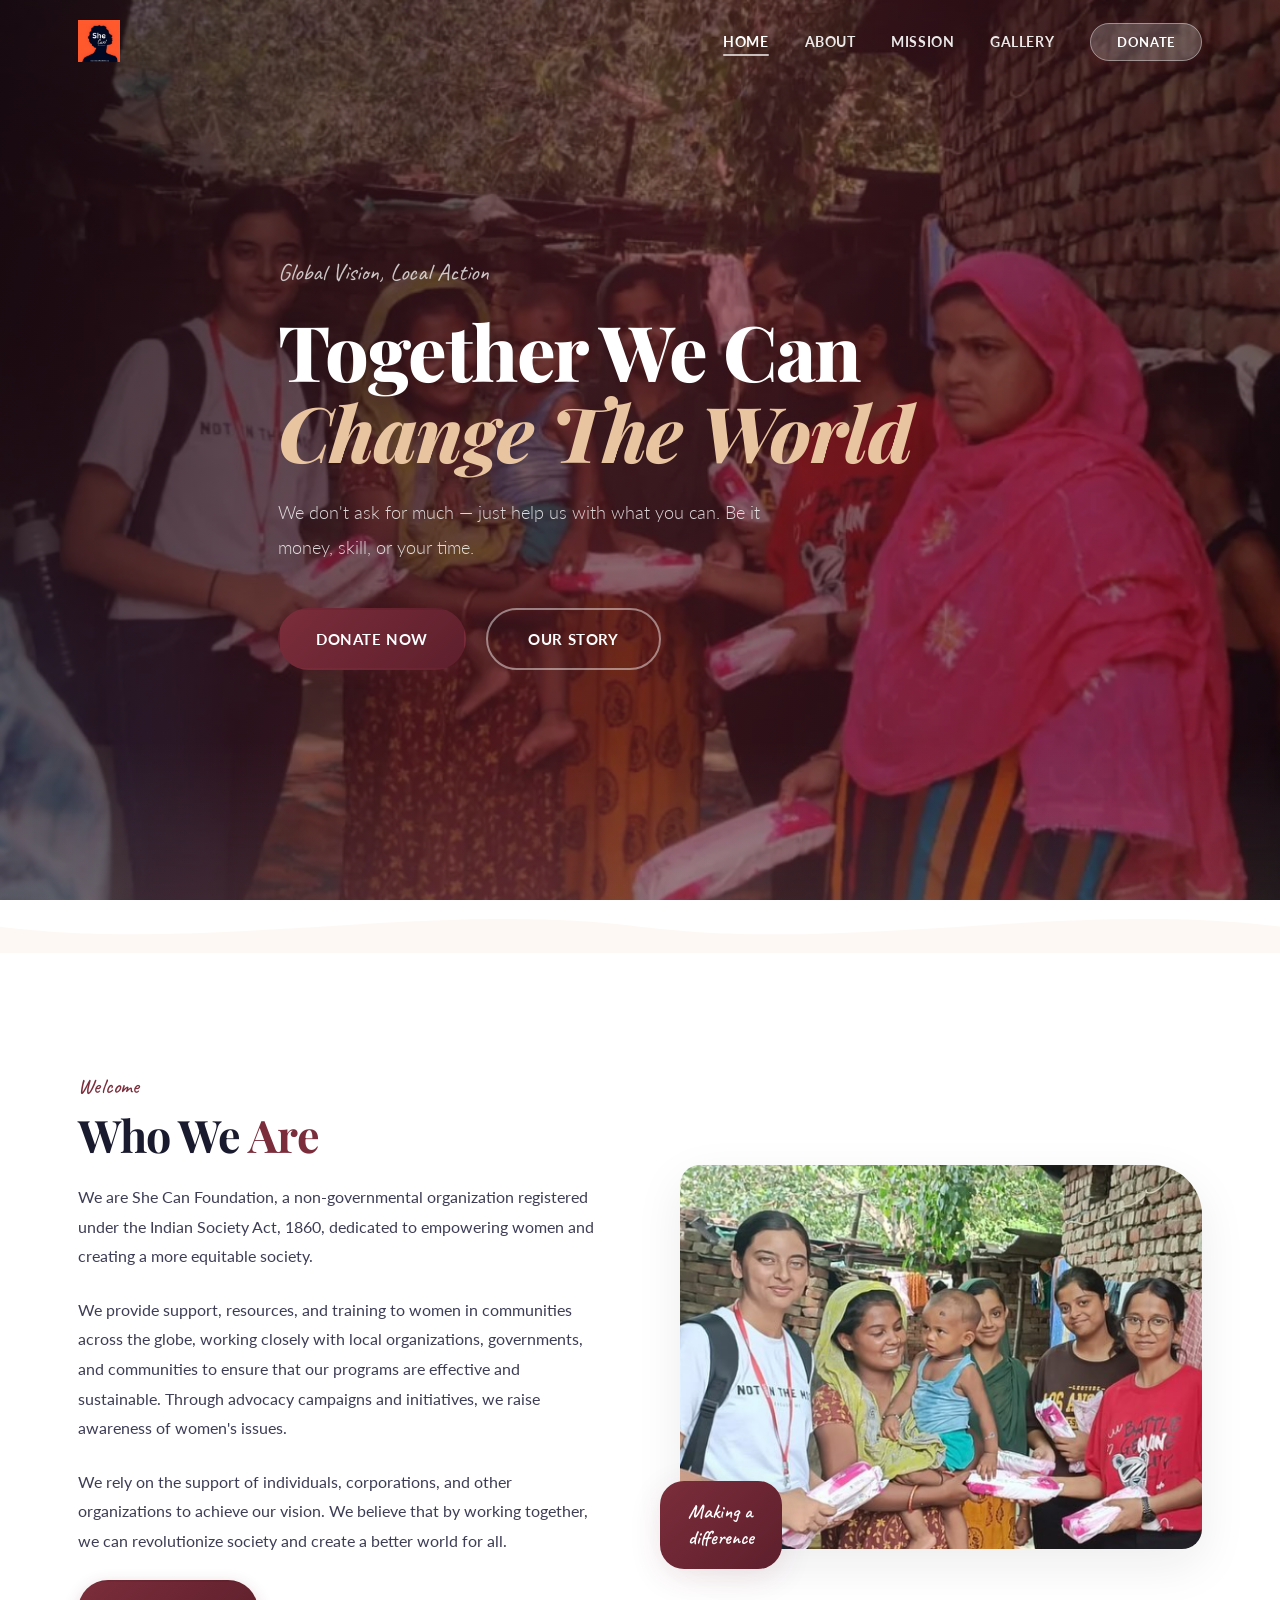
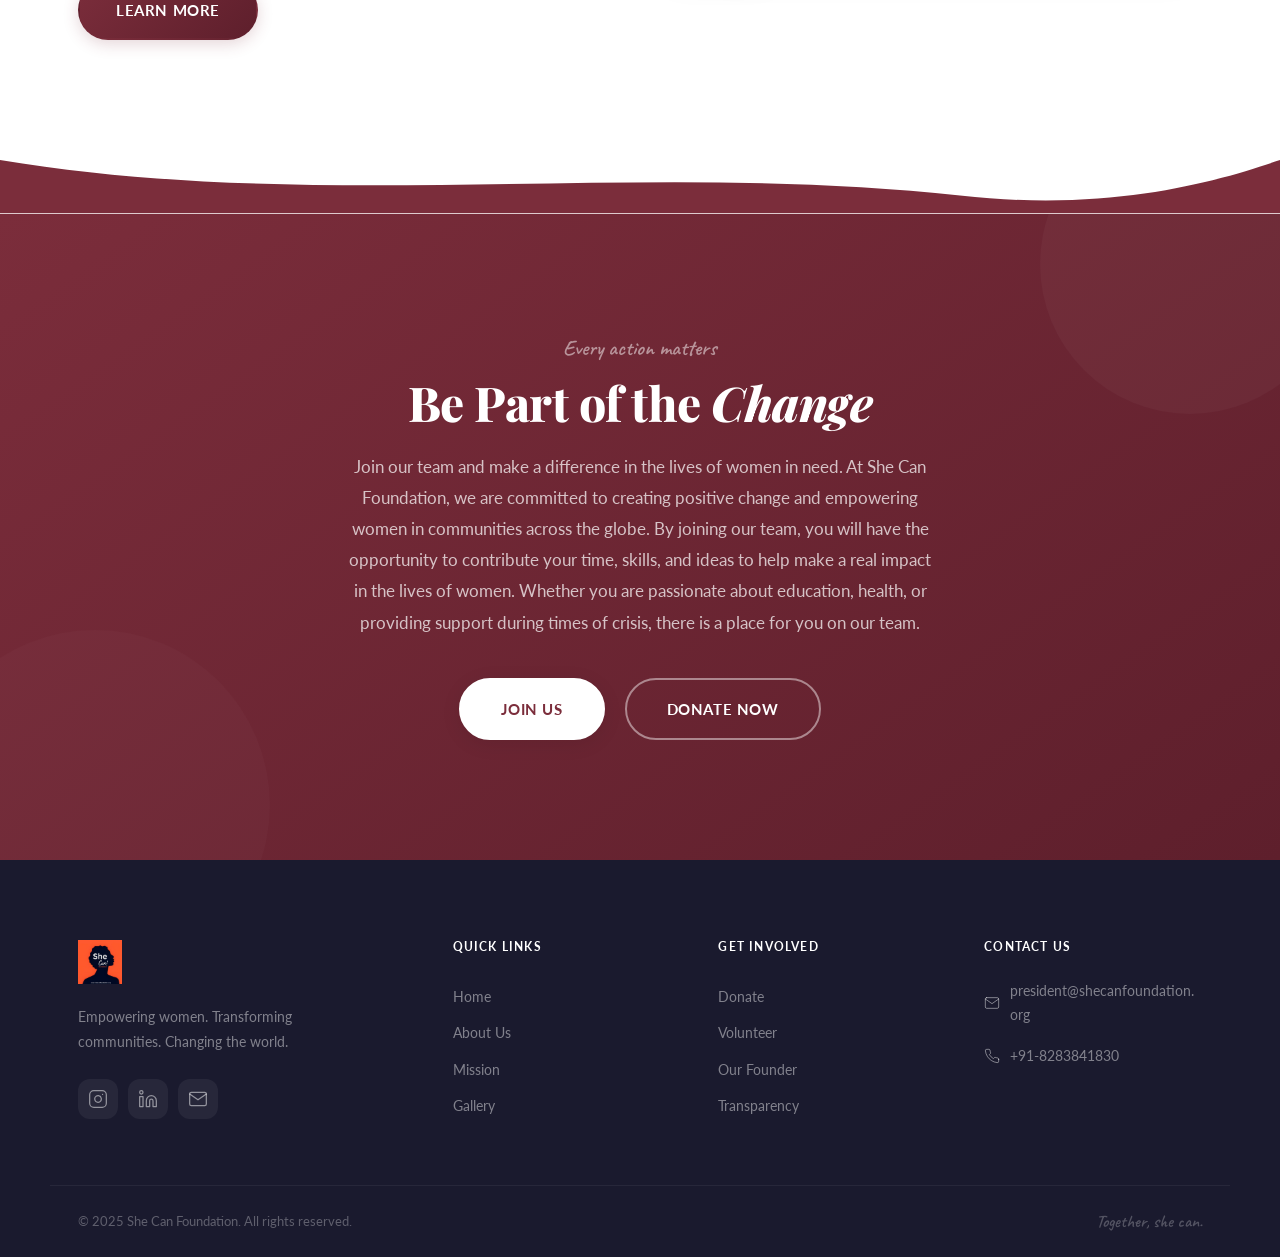
<file: index.html>
<!DOCTYPE html>
<html lang="en">
<head>
    <meta charset="UTF-8">
    <meta name="viewport" content="width=device-width, initial-scale=1.0">
    <meta name="description" content="She Can Foundation — Empowering women and girls across India with education, sanitary pads, dignity kits, and awareness workshops. Together we can change the world.">
    <meta name="keywords" content="She Can Foundation, NGO, women empowerment, girls education, sanitary pads, India, charity, donate">
    <meta name="author" content="She Can Foundation">
    <title>She Can Foundation — Together We Can Change The World</title>

    <!-- Google Fonts -->
    <link rel="preconnect" href="https://fonts.googleapis.com">
    <link rel="preconnect" href="https://fonts.gstatic.com" crossorigin>
    <link href="https://fonts.googleapis.com/css2?family=Caveat:wght@400;500;600;700&family=Lato:ital,wght@0,300;0,400;0,700;0,900;1,300;1,400;1,700&family=Playfair+Display:ital,wght@0,400;0,500;0,600;0,700;0,800;1,400;1,600&display=swap" rel="stylesheet">

    <!-- Favicon -->
    <link rel="icon" type="image/png" href="images/logo.png">

    <!-- Stylesheet -->
    <link rel="stylesheet" href="css/styles.css">
</head>
<body data-page="home">

    <!-- ═══════════════════════════════════════════ -->
    <!-- NAVBAR                                      -->
    <!-- ═══════════════════════════════════════════ -->
    <nav id="navbar" class="navbar hero-transparent" aria-label="Main navigation">
        <div class="container nav-container">
            <a href="index.html" class="nav-logo" aria-label="She Can Foundation Home">
                <img src="images/logo.png" alt="She Can Foundation Logo" class="logo-img">
            </a>
            <ul class="nav-links" id="navLinks">
                <li><a href="index.html" class="nav-link active" id="nav-home">Home</a></li>
                <li><a href="about.html" class="nav-link" id="nav-about">About</a></li>
                <li><a href="mission.html" class="nav-link" id="nav-mission">Mission</a></li>
                <li><a href="gallery.html" class="nav-link" id="nav-gallery">Gallery</a></li>
                <li><a href="donate.html" class="nav-link btn-nav-donate" id="nav-donate">Donate</a></li>
            </ul>
            <button class="hamburger" id="hamburger" aria-label="Toggle navigation menu" aria-expanded="false">
                <span class="hamburger-line"></span>
                <span class="hamburger-line"></span>
                <span class="hamburger-line"></span>
            </button>
        </div>
    </nav>


    <!-- ═══════════════════════════════════════════ -->
    <!-- HERO — Full image background                -->
    <!-- ═══════════════════════════════════════════ -->
    <section id="hero" class="hero-section">
        <div class="container hero-container">
            <div class="hero-content fade-in">
                <p class="hero-tagline">Global Vision, Local Action</p>
                <h1 class="hero-heading">
                    Together We Can
                    <span class="hero-highlight">Change The World</span>
                </h1>
                <p class="hero-description">
                    We don't ask for much — just help us with what you can. Be it money, skill, or your time.
                </p>
                <div class="hero-buttons">
                    <a href="donate.html" class="btn btn-primary">Donate Now</a>
                    <a href="about.html" class="btn btn-white-outline">Our Story</a>
                </div>
            </div>
        </div>
    </section>


    <!-- Section Wave Breaker -->
    <div class="section-wave" aria-hidden="true">
        <svg viewBox="0 0 1440 60" xmlns="http://www.w3.org/2000/svg" preserveAspectRatio="none">
            <path d="M0,30 C240,60 480,0 720,30 C960,60 1200,0 1440,30 L1440,60 L0,60 Z" fill="#FDF8F3"/>
        </svg>
    </div>

    <!-- ═══════════════════════════════════════════ -->
    <!-- WHO WE ARE — Org description               -->
    <!-- ═══════════════════════════════════════════ -->
    <section id="about-intro" class="about-section">
        <div class="container about-container">
            <div class="about-content fade-in">
                <p class="section-label handwritten">Welcome</p>
                <h2 class="section-heading">Who We <span class="text-burgundy">Are</span></h2>
                <p class="about-text">
                    We are She Can Foundation, a non-governmental organization registered under the Indian Society Act, 1860, dedicated to empowering women and creating a more equitable society.
                </p>
                <p class="about-text">
                    We provide support, resources, and training to women in communities across the globe, working closely with local organizations, governments, and communities to ensure that our programs are effective and sustainable. Through advocacy campaigns and initiatives, we raise awareness of women's issues.
                </p>
                <p class="about-text">
                    We rely on the support of individuals, corporations, and other organizations to achieve our vision. We believe that by working together, we can revolutionize society and create a better world for all.
                </p>
                <div class="hero-buttons" style="margin-top: 1.5rem;">
                    <a href="about.html" class="btn btn-primary">Learn More</a>
                </div>
            </div>
            <div class="about-image-wrapper slide-up">
                <img src="images/impact.png" alt="She Can Foundation team working with community women" class="about-image">
                <div class="about-image-badge handwritten">
                    Making a<br>difference
                </div>
            </div>
        </div>
    </section>


    <!-- Section Wave Breaker -->
    <div class="section-wave" aria-hidden="true">
        <svg viewBox="0 0 1440 60" xmlns="http://www.w3.org/2000/svg" preserveAspectRatio="none">
            <path d="M0,0 C360,60 720,0 1080,40 C1260,60 1380,20 1440,0 L1440,60 L0,60 Z" fill="#7B2D3B"/>
        </svg>
    </div>

    <!-- ═══════════════════════════════════════════ -->
    <!-- JOIN US CTA                                 -->
    <!-- ═══════════════════════════════════════════ -->
    <section id="cta" class="cta-section">
        <div class="container cta-container fade-in">
            <p class="cta-tagline handwritten">Every action matters</p>
            <h2 class="cta-heading">Be Part of the <span class="cta-highlight">Change</span></h2>
            <p class="cta-text">
                Join our team and make a difference in the lives of women in need. At She Can Foundation, we are committed to creating positive change and empowering women in communities across the globe. By joining our team, you will have the opportunity to contribute your time, skills, and ideas to help make a real impact in the lives of women. Whether you are passionate about education, health, or providing support during times of crisis, there is a place for you on our team.
            </p>
            <div class="cta-buttons">
                <a href="mailto:president@shecanfoundation.org?subject=I%20want%20to%20volunteer" class="btn btn-white">Join Us</a>
                <a href="donate.html" class="btn btn-white-outline">Donate Now</a>
            </div>
        </div>
    </section>


    <!-- ═══════════════════════════════════════════ -->
    <!-- FOOTER                                      -->
    <!-- ═══════════════════════════════════════════ -->
    <footer id="footer" class="footer">
        <div class="container footer-container">
            <div class="footer-brand">
                <img src="images/logo.png" alt="She Can Foundation Logo" class="footer-logo">
                <p class="footer-tagline">Empowering women. Transforming communities. Changing the world.</p>
                <div class="footer-socials">
                    <a href="https://www.instagram.com/shecanfoundation.ngo/" target="_blank" rel="noopener noreferrer" aria-label="Follow us on Instagram" class="social-link">
                        <svg width="20" height="20" viewBox="0 0 24 24" fill="none" stroke="currentColor" stroke-width="1.5" stroke-linecap="round" stroke-linejoin="round">
                            <rect x="2" y="2" width="20" height="20" rx="5" ry="5"/><path d="M16 11.37A4 4 0 1 1 12.63 8 4 4 0 0 1 16 11.37z"/><line x1="17.5" y1="6.5" x2="17.51" y2="6.5"/>
                        </svg>
                    </a>
                    <a href="https://www.linkedin.com/company/shecanfoundation/posts/?feedView=all" target="_blank" rel="noopener noreferrer" aria-label="Follow us on LinkedIn" class="social-link">
                        <svg width="20" height="20" viewBox="0 0 24 24" fill="none" stroke="currentColor" stroke-width="1.5" stroke-linecap="round" stroke-linejoin="round">
                            <path d="M16 8a6 6 0 0 1 6 6v7h-4v-7a2 2 0 0 0-2-2 2 2 0 0 0-2 2v7h-4v-7a6 6 0 0 1 6-6z"/><rect x="2" y="9" width="4" height="12"/><circle cx="4" cy="4" r="2"/>
                        </svg>
                    </a>
                    <a href="mailto:president@shecanfoundation.org" aria-label="Email us" class="social-link">
                        <svg width="20" height="20" viewBox="0 0 24 24" fill="none" stroke="currentColor" stroke-width="1.5" stroke-linecap="round" stroke-linejoin="round">
                            <path d="M4 4h16c1.1 0 2 .9 2 2v12c0 1.1-.9 2-2 2H4c-1.1 0-2-.9-2-2V6c0-1.1.9-2 2-2z"/><polyline points="22,6 12,13 2,6"/>
                        </svg>
                    </a>
                </div>
            </div>
            <div class="footer-links-group">
                <h4 class="footer-heading">Quick Links</h4>
                <ul class="footer-links">
                    <li><a href="index.html">Home</a></li>
                    <li><a href="about.html">About Us</a></li>
                    <li><a href="mission.html">Mission</a></li>
                    <li><a href="gallery.html">Gallery</a></li>
                </ul>
            </div>
            <div class="footer-links-group">
                <h4 class="footer-heading">Get Involved</h4>
                <ul class="footer-links">
                    <li><a href="donate.html">Donate</a></li>
                    <li><a href="mailto:president@shecanfoundation.org?subject=I%20want%20to%20volunteer">Volunteer</a></li>
                    <li><a href="about.html#founder">Our Founder</a></li>
                    <li><a href="about.html#transparency">Transparency</a></li>
                </ul>
            </div>
            <div class="footer-contact">
                <h4 class="footer-heading">Contact Us</h4>
                <div class="footer-contact-item">
                    <svg width="16" height="16" viewBox="0 0 24 24" fill="none" stroke="currentColor" stroke-width="1.5" stroke-linecap="round" stroke-linejoin="round">
                        <path d="M4 4h16c1.1 0 2 .9 2 2v12c0 1.1-.9 2-2 2H4c-1.1 0-2-.9-2-2V6c0-1.1.9-2 2-2z"/><polyline points="22,6 12,13 2,6"/>
                    </svg>
                    <a href="mailto:president@shecanfoundation.org">president@shecanfoundation.org</a>
                </div>
                <div class="footer-contact-item">
                    <svg width="16" height="16" viewBox="0 0 24 24" fill="none" stroke="currentColor" stroke-width="1.5" stroke-linecap="round" stroke-linejoin="round">
                        <path d="M22 16.92v3a2 2 0 0 1-2.18 2 19.79 19.79 0 0 1-8.63-3.07 19.5 19.5 0 0 1-6-6 19.79 19.79 0 0 1-3.07-8.67A2 2 0 0 1 4.11 2h3a2 2 0 0 1 2 1.72 12.84 12.84 0 0 0 .7 2.81 2 2 0 0 1-.45 2.11L8.09 9.91a16 16 0 0 0 6 6l1.27-1.27a2 2 0 0 1 2.11-.45 12.84 12.84 0 0 0 2.81.7A2 2 0 0 1 22 16.92z"/>
                    </svg>
                    <a href="tel:+918283841830">+91-8283841830</a>
                </div>
            </div>
        </div>
        <div class="footer-bottom">
            <div class="container footer-bottom-content">
                <p>&copy; 2025 She Can Foundation. All rights reserved.</p>
                <p class="handwritten footer-bottom-tagline">Together, she can.</p>
            </div>
        </div>
    </footer>

    <script src="js/main.js"></script>
</body>
</html>
</file>
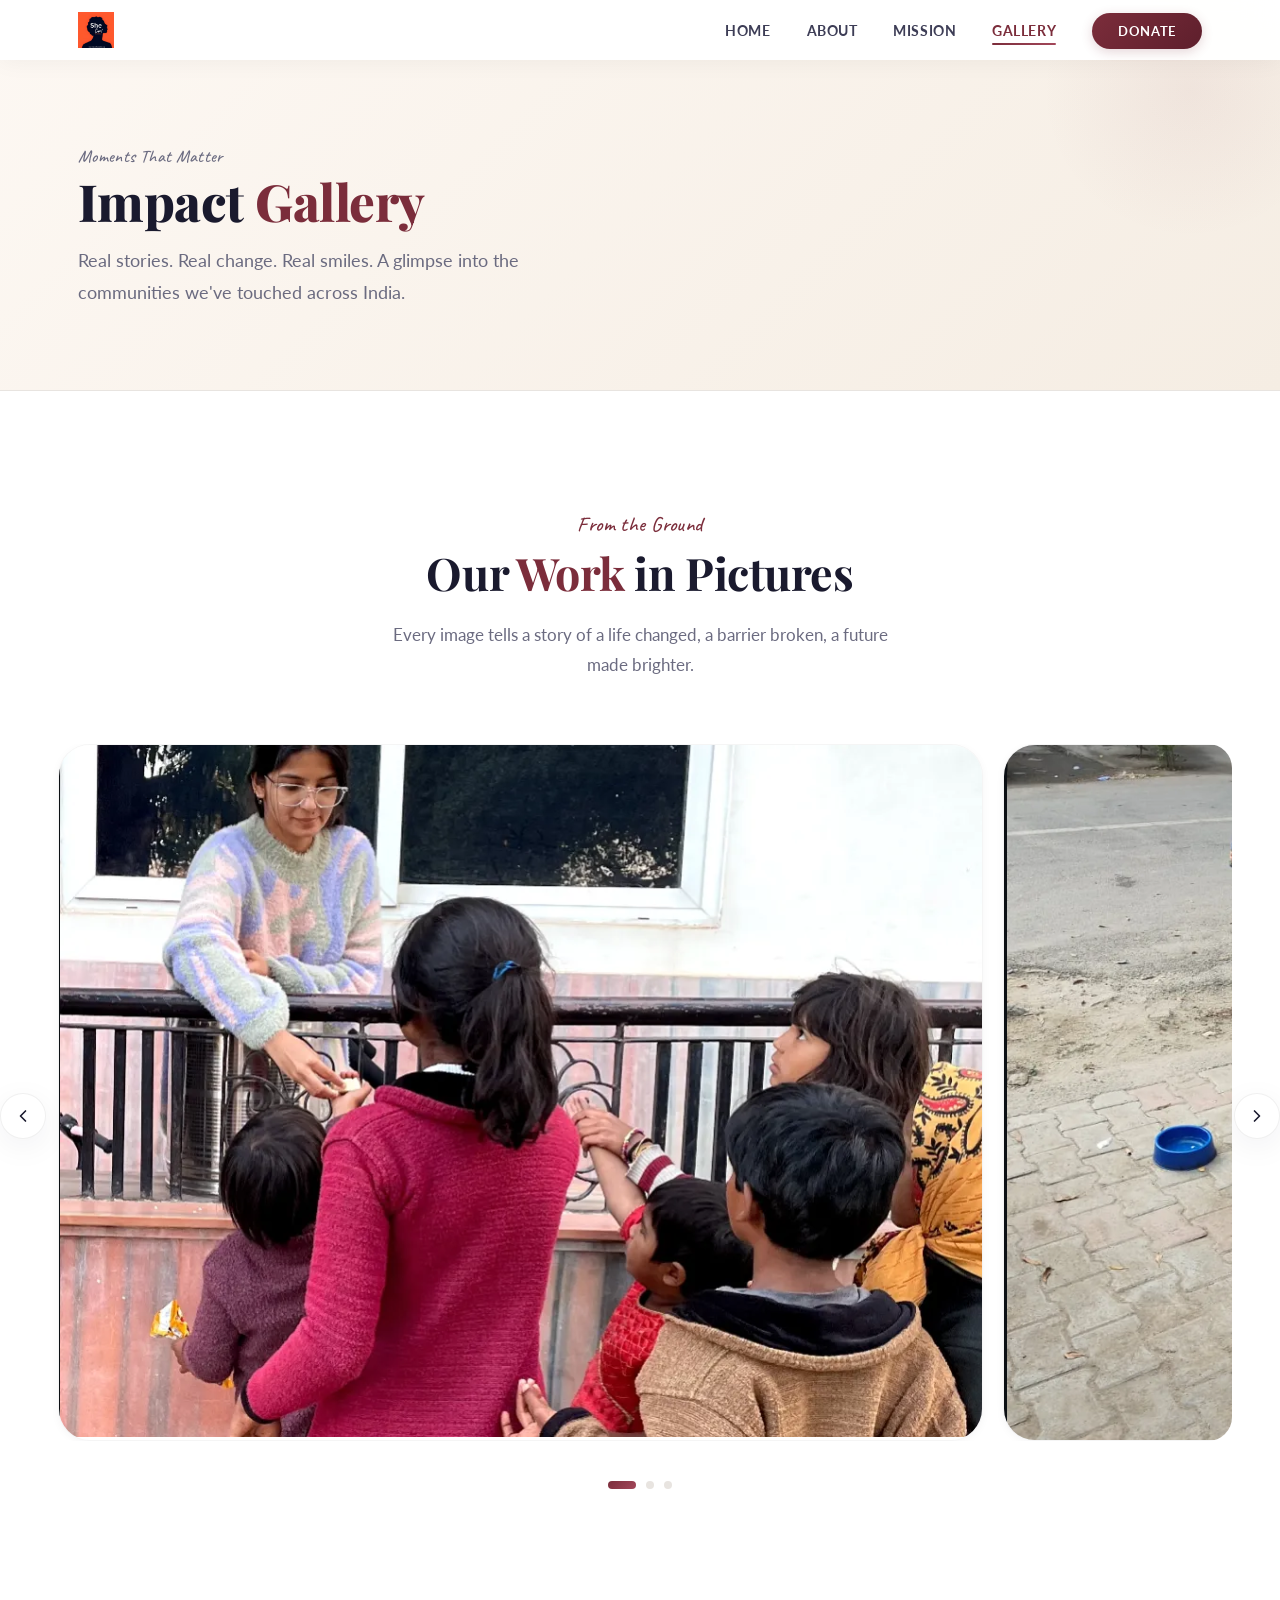
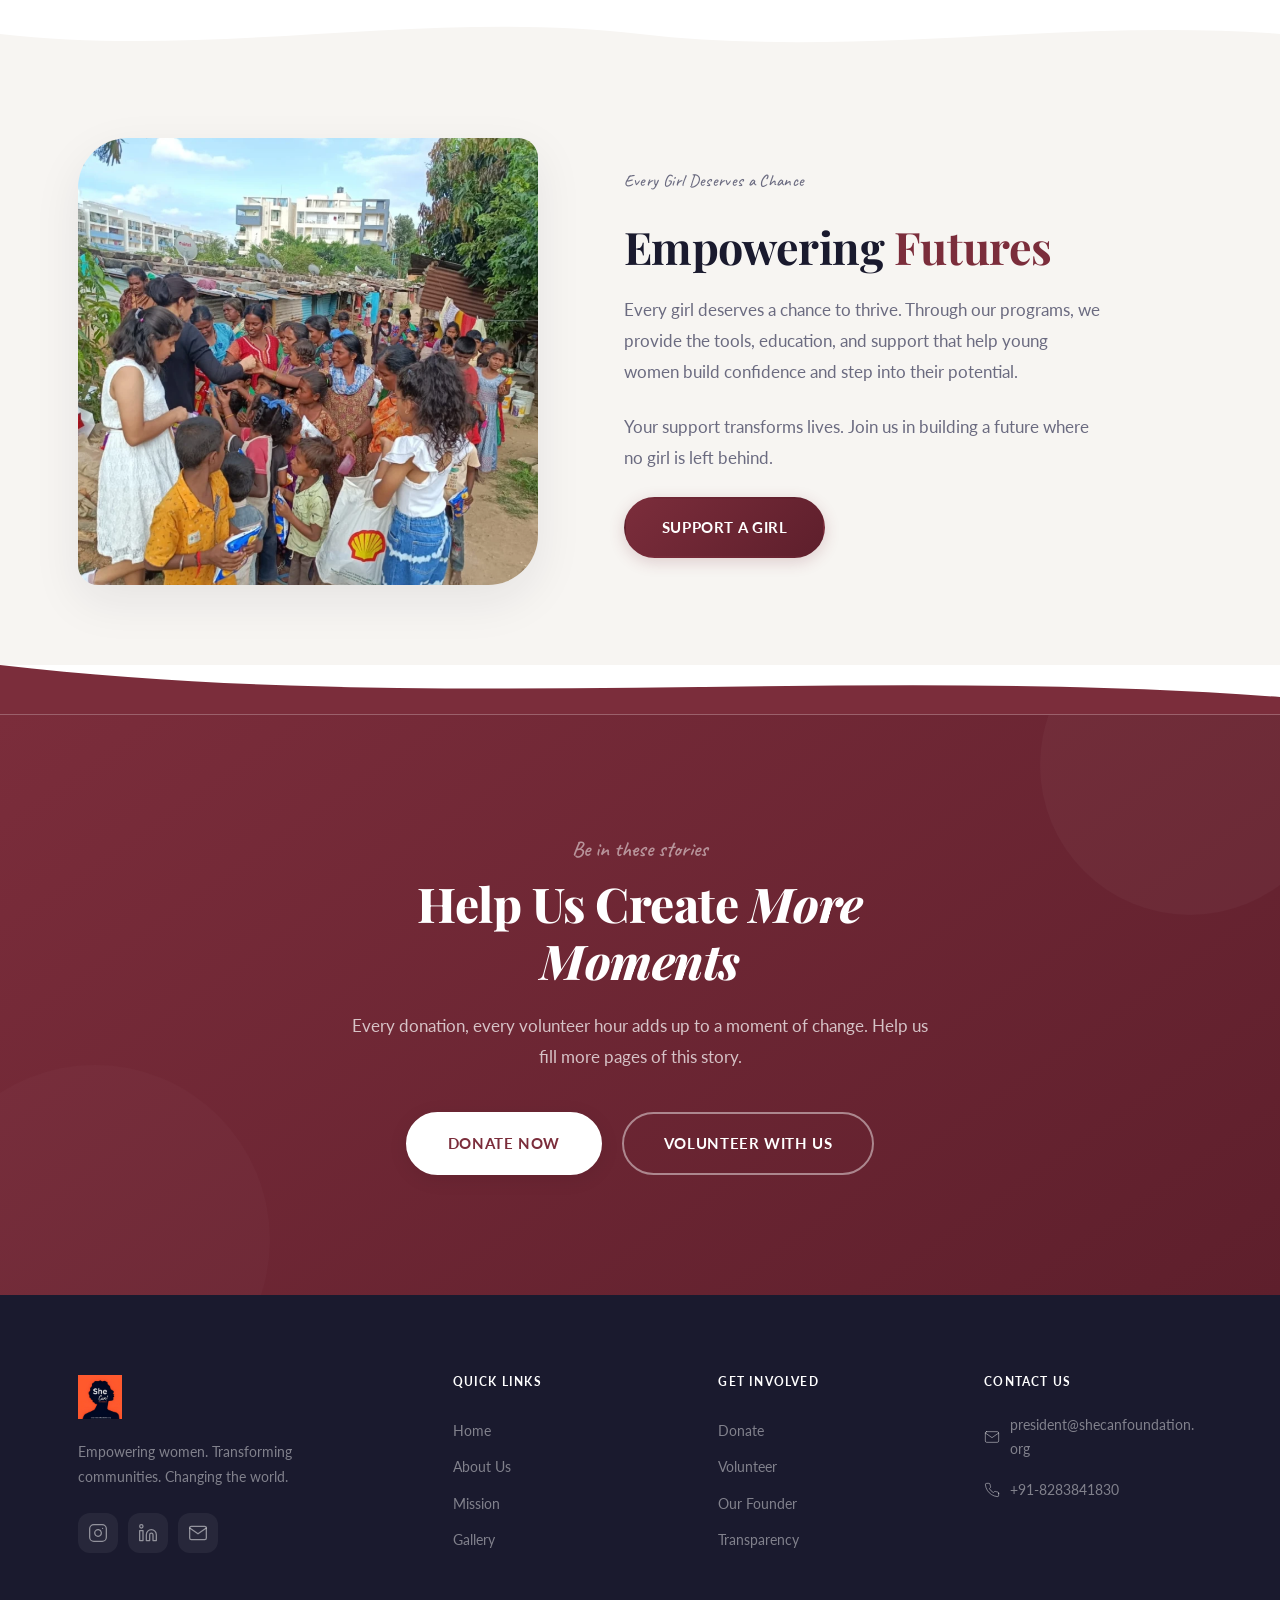
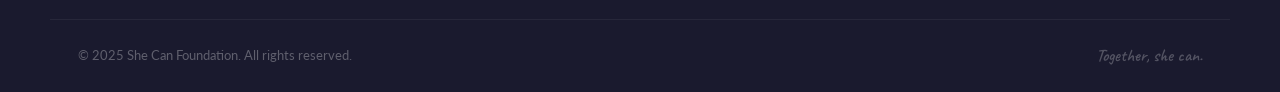
<file: gallery.html>
<!DOCTYPE html>
<html lang="en">
<head>
    <meta charset="UTF-8">
    <meta name="viewport" content="width=device-width, initial-scale=1.0">
    <meta name="description" content="See She Can Foundation in action — a gallery of our community outreach, sanitary pad distribution, awareness workshops, and the smiles we've created across India.">
    <meta name="keywords" content="She Can Foundation, gallery, photos, community outreach, women, India, sanitary pads">
    <meta name="author" content="She Can Foundation">
    <title>Gallery — She Can Foundation</title>

    <!-- Google Fonts -->
    <link rel="preconnect" href="https://fonts.googleapis.com">
    <link rel="preconnect" href="https://fonts.gstatic.com" crossorigin>
    <link href="https://fonts.googleapis.com/css2?family=Caveat:wght@400;500;600;700&family=Lato:ital,wght@0,300;0,400;0,700;0,900;1,300;1,400;1,700&family=Playfair+Display:ital,wght@0,400;0,500;0,600;0,700;0,800;1,400;1,600&display=swap" rel="stylesheet">

    <!-- Favicon -->
    <link rel="icon" type="image/png" href="images/logo.png">

    <!-- Stylesheet -->
    <link rel="stylesheet" href="css/styles.css">
</head>
<body data-page="gallery">

    <!-- ═══════════════════════════════════════════ -->
    <!-- NAVBAR                                      -->
    <!-- ═══════════════════════════════════════════ -->
    <nav id="navbar" class="navbar solid" aria-label="Main navigation">
        <div class="container nav-container">
            <a href="index.html" class="nav-logo" aria-label="She Can Foundation Home">
                <img src="images/logo.png" alt="She Can Foundation Logo" class="logo-img">
            </a>
            <ul class="nav-links" id="navLinks">
                <li><a href="index.html" class="nav-link" id="nav-home">Home</a></li>
                <li><a href="about.html" class="nav-link" id="nav-about">About</a></li>
                <li><a href="mission.html" class="nav-link" id="nav-mission">Mission</a></li>
                <li><a href="gallery.html" class="nav-link active" id="nav-gallery">Gallery</a></li>
                <li><a href="donate.html" class="nav-link btn-nav-donate" id="nav-donate">Donate</a></li>
            </ul>
            <button class="hamburger" id="hamburger" aria-label="Toggle navigation menu" aria-expanded="false">
                <span class="hamburger-line"></span>
                <span class="hamburger-line"></span>
                <span class="hamburger-line"></span>
            </button>
        </div>
    </nav>


    <!-- ═══════════════════════════════════════════ -->
    <!-- PAGE HEADER                                 -->
    <!-- ═══════════════════════════════════════════ -->
    <header class="page-header">
        <div class="container page-header-content fade-in">
            <p class="section-label handwritten">Moments That Matter</p>
            <h1>Impact <span class="text-burgundy">Gallery</span></h1>
            <p>Real stories. Real change. Real smiles. A glimpse into the communities we've touched across India.</p>
        </div>
    </header>


    <!-- ═══════════════════════════════════════════ -->
    <!-- CAROUSEL SECTION                            -->
    <!-- ═══════════════════════════════════════════ -->
    <section id="carousel" class="carousel-section">
        <div class="container">
            <div class="section-header text-center fade-in">
                <p class="section-label handwritten">From the Ground</p>
                <h2 class="section-heading">Our <span class="text-burgundy">Work</span> in Pictures</h2>
                <p class="section-subtitle">Every image tells a story of a life changed, a barrier broken, a future made brighter.</p>
            </div>
        </div>
        <div class="carousel-wrapper">
            <div class="carousel-container" id="carouselContainer">
                <div class="carousel-track" id="carouselTrack">
                    <div class="carousel-slide">
                        <div class="carousel-card">
                            <img src="images/carousel-1.png" alt="She Can Foundation community outreach program" class="carousel-image">
                            <div class="carousel-caption">
                                <p class="carousel-caption-text">Community outreach — reaching women where they need us most</p>
                            </div>
                        </div>
                    </div>
                    <div class="carousel-slide">
                        <div class="carousel-card">
                            <img src="images/carousel-2.png" alt="Distribution of sanitary pads and dignity kits" class="carousel-image">
                            <div class="carousel-caption">
                                <p class="carousel-caption-text">Distributing dignity kits — ensuring hygiene and health for all</p>
                            </div>
                        </div>
                    </div>
                    <div class="carousel-slide">
                        <div class="carousel-card">
                            <img src="images/carousel-3.png" alt="Awareness workshop conducted by She Can Foundation" class="carousel-image">
                            <div class="carousel-caption">
                                <p class="carousel-caption-text">Awareness workshops — building knowledge, one session at a time</p>
                            </div>
                        </div>
                    </div>
                </div>
            </div>
            <button class="carousel-btn carousel-prev" id="carouselPrev" aria-label="Previous slide">
                <svg width="20" height="20" viewBox="0 0 24 24" fill="none" stroke="currentColor" stroke-width="2" stroke-linecap="round" stroke-linejoin="round">
                    <polyline points="15 18 9 12 15 6"/>
                </svg>
            </button>
            <button class="carousel-btn carousel-next" id="carouselNext" aria-label="Next slide">
                <svg width="20" height="20" viewBox="0 0 24 24" fill="none" stroke="currentColor" stroke-width="2" stroke-linecap="round" stroke-linejoin="round">
                    <polyline points="9 18 15 12 9 6"/>
                </svg>
            </button>
            <div class="carousel-dots" id="carouselDots"></div>
        </div>
    </section>


    <!-- Section Wave Breaker -->
    <div class="section-wave" aria-hidden="true">
        <svg viewBox="0 0 1440 56" xmlns="http://www.w3.org/2000/svg" preserveAspectRatio="none">
            <path d="M0,28 C240,56 480,0 720,28 C960,56 1200,10 1440,28 L1440,56 L0,56 Z" fill="#F7F5F2"/>
        </svg>
    </div>

    <!-- ═══════════════════════════════════════════ -->
    <!-- STORY IMAGE SECTION                         -->
    <!-- ═══════════════════════════════════════════ -->
    <section id="story" class="story-image-section">
        <div class="container story-container">
            <div class="story-image-wrapper slide-up">
                <img src="images/carousel-4.png" alt="Empowering women through education and support" class="story-image">
            </div>
            <div class="story-content fade-in">
                <p class="section-label handwritten">Every Girl Deserves a Chance</p>
                <h2 class="section-heading">Empowering <span class="text-burgundy">Futures</span></h2>
                <p>
                    Every girl deserves a chance to thrive. Through our programs, we provide the tools, education, and support that help young women build confidence and step into their potential.
                </p>
                <p>
                    Your support transforms lives. Join us in building a future where no girl is left behind.
                </p>
                <a href="donate.html" class="btn btn-primary">Support a Girl</a>
            </div>
        </div>
    </section>


    <!-- Section Wave Breaker -->
    <div class="section-wave" aria-hidden="true">
        <svg viewBox="0 0 1440 56" xmlns="http://www.w3.org/2000/svg" preserveAspectRatio="none">
            <path d="M0,0 C480,56 960,0 1440,36 L1440,56 L0,56 Z" fill="#7B2D3B"/>
        </svg>
    </div>

    <!-- ═══════════════════════════════════════════ -->
    <!-- CTA                                         -->
    <!-- ═══════════════════════════════════════════ -->
    <section class="cta-section">
        <div class="container cta-container fade-in">
            <p class="cta-tagline handwritten">Be in these stories</p>
            <h2 class="cta-heading">Help Us Create <span class="cta-highlight">More Moments</span></h2>
            <p class="cta-text">
                Every donation, every volunteer hour adds up to a moment of change. Help us fill more pages of this story.
            </p>
            <div class="cta-buttons">
                <a href="donate.html" class="btn btn-white">Donate Now</a>
                <a href="mailto:president@shecanfoundation.org?subject=I%20want%20to%20volunteer" class="btn btn-white-outline">Volunteer With Us</a>
            </div>
        </div>
    </section>


    <!-- ═══════════════════════════════════════════ -->
    <!-- FOOTER                                      -->
    <!-- ═══════════════════════════════════════════ -->
    <footer id="footer" class="footer">
        <div class="container footer-container">
            <div class="footer-brand">
                <img src="images/logo.png" alt="She Can Foundation Logo" class="footer-logo">
                <p class="footer-tagline">Empowering women. Transforming communities. Changing the world.</p>
                <div class="footer-socials">
                    <a href="https://www.instagram.com/shecanfoundation.ngo/" target="_blank" rel="noopener noreferrer" aria-label="Follow us on Instagram" class="social-link">
                        <svg width="20" height="20" viewBox="0 0 24 24" fill="none" stroke="currentColor" stroke-width="1.5" stroke-linecap="round" stroke-linejoin="round">
                            <rect x="2" y="2" width="20" height="20" rx="5" ry="5"/><path d="M16 11.37A4 4 0 1 1 12.63 8 4 4 0 0 1 16 11.37z"/><line x1="17.5" y1="6.5" x2="17.51" y2="6.5"/>
                        </svg>
                    </a>
                    <a href="https://www.linkedin.com/company/shecanfoundation/posts/?feedView=all" target="_blank" rel="noopener noreferrer" aria-label="Follow us on LinkedIn" class="social-link">
                        <svg width="20" height="20" viewBox="0 0 24 24" fill="none" stroke="currentColor" stroke-width="1.5" stroke-linecap="round" stroke-linejoin="round">
                            <path d="M16 8a6 6 0 0 1 6 6v7h-4v-7a2 2 0 0 0-2-2 2 2 0 0 0-2 2v7h-4v-7a6 6 0 0 1 6-6z"/><rect x="2" y="9" width="4" height="12"/><circle cx="4" cy="4" r="2"/>
                        </svg>
                    </a>
                    <a href="mailto:president@shecanfoundation.org" aria-label="Email us" class="social-link">
                        <svg width="20" height="20" viewBox="0 0 24 24" fill="none" stroke="currentColor" stroke-width="1.5" stroke-linecap="round" stroke-linejoin="round">
                            <path d="M4 4h16c1.1 0 2 .9 2 2v12c0 1.1-.9 2-2 2H4c-1.1 0-2-.9-2-2V6c0-1.1.9-2 2-2z"/><polyline points="22,6 12,13 2,6"/>
                        </svg>
                    </a>
                </div>
            </div>
            <div class="footer-links-group">
                <h4 class="footer-heading">Quick Links</h4>
                <ul class="footer-links">
                    <li><a href="index.html">Home</a></li>
                    <li><a href="about.html">About Us</a></li>
                    <li><a href="mission.html">Mission</a></li>
                    <li><a href="gallery.html">Gallery</a></li>
                </ul>
            </div>
            <div class="footer-links-group">
                <h4 class="footer-heading">Get Involved</h4>
                <ul class="footer-links">
                    <li><a href="donate.html">Donate</a></li>
                    <li><a href="mailto:president@shecanfoundation.org?subject=I%20want%20to%20volunteer">Volunteer</a></li>
                    <li><a href="about.html#founder">Our Founder</a></li>
                    <li><a href="about.html#transparency">Transparency</a></li>
                </ul>
            </div>
            <div class="footer-contact">
                <h4 class="footer-heading">Contact Us</h4>
                <div class="footer-contact-item">
                    <svg width="16" height="16" viewBox="0 0 24 24" fill="none" stroke="currentColor" stroke-width="1.5" stroke-linecap="round" stroke-linejoin="round">
                        <path d="M4 4h16c1.1 0 2 .9 2 2v12c0 1.1-.9 2-2 2H4c-1.1 0-2-.9-2-2V6c0-1.1.9-2 2-2z"/><polyline points="22,6 12,13 2,6"/>
                    </svg>
                    <a href="mailto:president@shecanfoundation.org">president@shecanfoundation.org</a>
                </div>
                <div class="footer-contact-item">
                    <svg width="16" height="16" viewBox="0 0 24 24" fill="none" stroke="currentColor" stroke-width="1.5" stroke-linecap="round" stroke-linejoin="round">
                        <path d="M22 16.92v3a2 2 0 0 1-2.18 2 19.79 19.79 0 0 1-8.63-3.07 19.5 19.5 0 0 1-6-6 19.79 19.79 0 0 1-3.07-8.67A2 2 0 0 1 4.11 2h3a2 2 0 0 1 2 1.72 12.84 12.84 0 0 0 .7 2.81 2 2 0 0 1-.45 2.11L8.09 9.91a16 16 0 0 0 6 6l1.27-1.27a2 2 0 0 1 2.11-.45 12.84 12.84 0 0 0 2.81.7A2 2 0 0 1 22 16.92z"/>
                    </svg>
                    <a href="tel:+918283841830">+91-8283841830</a>
                </div>
            </div>
        </div>
        <div class="footer-bottom">
            <div class="container footer-bottom-content">
                <p>&copy; 2025 She Can Foundation. All rights reserved.</p>
                <p class="handwritten footer-bottom-tagline">Together, she can.</p>
            </div>
        </div>
    </footer>


    <!-- JavaScript -->
    <script src="js/main.js"></script>
</body>
</html>
</file>
<file: css/styles.css>
/* ============================================================
   SHE CAN FOUNDATION — Redesigned Stylesheet v2
   Multi-page · Editorial · Warm · Empowering · Human
   ============================================================ */

/* -------------------------------------------------------
   0. GOOGLE FONTS
   Playfair Display (headings — editorial serif, warm, human)
   Lato (body — clean, NGO-trusted, highly legible)
   Caveat (handwritten accent — keep for doodles/highlights)
   ------------------------------------------------------- */
@import url('https://fonts.googleapis.com/css2?family=Caveat:wght@400;500;600;700&family=Lato:ital,wght@0,300;0,400;0,700;0,900;1,300;1,400;1,700&family=Playfair+Display:ital,wght@0,400;0,500;0,600;0,700;0,800;1,400;1,600&display=swap');

/* -------------------------------------------------------
   1. CSS RESET & CUSTOM PROPERTIES
   ------------------------------------------------------- */
:root {
  /* Colors — refined, not generic */
  --burgundy:        #7B2D3B;
  --burgundy-dark:   #5E1F2C;
  --burgundy-light:  #A3475A;
  --burgundy-muted:  rgba(123, 45, 59, 0.08);
  --cream:           #FDF8F3;
  --cream-dark:      #F5EDE3;
  --cream-mid:       #EEE4D8;
  --white:           #FFFFFF;
  --charcoal:        #1A1A2E;
  --charcoal-light:  #3D3D56;
  --gray:            #6B6B80;
  --gray-light:      #E8E4E0;
  --gray-muted:      #F7F5F2;
  --accent-gold:     #D4A853;
  --accent-warm:     #E8C4A0;
  --overlay:         rgba(123, 45, 59, 0.06);
  --shadow-sm:       0 2px 8px rgba(26, 26, 46, 0.04);
  --shadow-md:       0 8px 32px rgba(26, 26, 46, 0.06);
  --shadow-lg:       0 16px 48px rgba(26, 26, 46, 0.08);
  --shadow-xl:       0 24px 64px rgba(26, 26, 46, 0.10);
  --shadow-burgundy: 0 8px 32px rgba(123, 45, 59, 0.12);

  /* Fonts */
  --ff-heading:     'Playfair Display', Georgia, serif;
  --ff-body:        'Lato', 'Helvetica Neue', Arial, sans-serif;
  --ff-handwritten: 'Caveat', cursive;

  /* Spacing */
  --section-py:     120px;
  --container-max:  1180px;

  /* Radius */
  --radius-sm:  10px;
  --radius-md:  16px;
  --radius-lg:  24px;
  --radius-xl:  32px;
  --radius-pill: 50px;

  /* Transitions */
  --transition: 0.35s cubic-bezier(0.4, 0, 0.2, 1);
  --transition-slow: 0.6s cubic-bezier(0.4, 0, 0.2, 1);
  --transition-bounce: 0.5s cubic-bezier(0.34, 1.56, 0.64, 1);
}

/* Reset */
*, *::before, *::after {
  margin: 0;
  padding: 0;
  box-sizing: border-box;
}

html {
  scroll-behavior: smooth;
  -webkit-text-size-adjust: 100%;
}

body {
  font-family: var(--ff-body);
  font-size: 1rem;
  line-height: 1.75;
  color: var(--charcoal);
  background-color: var(--white);
  overflow-x: hidden;
  -webkit-font-smoothing: antialiased;
  -moz-osx-font-smoothing: grayscale;
}

img {
  max-width: 100%;
  height: auto;
  display: block;
}

a {
  text-decoration: none;
  color: inherit;
  transition: color var(--transition);
}

ul, ol { list-style: none; }

button {
  font-family: inherit;
  cursor: pointer;
  border: none;
  background: none;
  outline: none;
}


/* -------------------------------------------------------
   2. TYPOGRAPHY
   ------------------------------------------------------- */
h1, h2, h3, h4, h5, h6 {
  font-family: var(--ff-heading);
  font-weight: 700;
  line-height: 1.2;
  letter-spacing: -0.01em;
  color: var(--charcoal);
}

h2 {
  font-size: clamp(2rem, 3.5vw, 2.8rem);
  margin-bottom: 1.25rem;
}

h3 {
  font-size: clamp(1.1rem, 2vw, 1.35rem);
  margin-bottom: 0.75rem;
  font-weight: 600;
}

h4 {
  font-size: 1.1rem;
  margin-bottom: 0.75rem;
  font-weight: 700;
}

p {
  margin-bottom: 1rem;
  color: var(--charcoal-light);
  line-height: 1.85;
  font-size: 1rem;
  font-weight: 400;
}

.handwritten {
  font-family: var(--ff-handwritten);
  font-weight: 600;
  color: var(--burgundy);
  line-height: 1.3;
}

.section-label {
  font-family: var(--ff-handwritten);
  font-size: 1.3rem;
  color: var(--burgundy);
  display: inline-block;
  margin-bottom: 0.5rem;
  font-weight: 500;
  letter-spacing: 0.02em;
}

.section-heading {
  margin-bottom: 1.25rem;
}

.section-subtitle {
  max-width: 520px;
  color: var(--gray);
  font-size: 1.05rem;
  line-height: 1.8;
  font-weight: 400;
}

.text-center .section-subtitle {
  margin-left: auto;
  margin-right: auto;
}

.text-burgundy {
  color: var(--burgundy);
}


/* -------------------------------------------------------
   3. CONTAINER & UTILITIES
   ------------------------------------------------------- */
.container {
  width: 100%;
  max-width: var(--container-max);
  margin: 0 auto;
  padding: 0 28px;
}

.text-center { text-align: center; }
.section-header { margin-bottom: 4rem; }


/* -------------------------------------------------------
   4. BUTTONS
   ------------------------------------------------------- */
.btn {
  display: inline-flex;
  align-items: center;
  justify-content: center;
  gap: 8px;
  font-family: var(--ff-body);
  font-weight: 700;
  font-size: 0.95rem;
  letter-spacing: 0.04em;
  text-transform: uppercase;
  padding: 15px 36px;
  border-radius: var(--radius-pill);
  cursor: pointer;
  transition: all var(--transition);
  border: 2px solid transparent;
  position: relative;
  overflow: hidden;
}

.btn::before {
  content: '';
  position: absolute;
  inset: 0;
  border-radius: inherit;
  background: linear-gradient(135deg, rgba(255,255,255,0.15), transparent);
  opacity: 0;
  transition: opacity var(--transition);
}

.btn:hover::before {
  opacity: 1;
}

.btn-primary {
  background: linear-gradient(135deg, var(--burgundy), var(--burgundy-dark));
  color: var(--white);
  border-color: transparent;
  box-shadow: 0 4px 16px rgba(123, 45, 59, 0.2);
}

.btn-primary:hover {
  transform: translateY(-3px);
  box-shadow: 0 8px 28px rgba(123, 45, 59, 0.35);
}

.btn-secondary {
  background-color: transparent;
  color: var(--burgundy);
  border-color: var(--burgundy);
}

.btn-secondary:hover {
  background-color: var(--burgundy);
  color: var(--white);
  transform: translateY(-3px);
  box-shadow: 0 8px 28px rgba(123, 45, 59, 0.25);
}

.btn-white {
  background-color: var(--white);
  color: var(--burgundy);
  border-color: var(--white);
  font-family: var(--ff-body);
  font-weight: 700;
  font-size: 0.95rem;
  letter-spacing: 0.04em;
  text-transform: uppercase;
  padding: 16px 40px;
  border-radius: var(--radius-pill);
  display: inline-flex;
  align-items: center;
  gap: 8px;
  cursor: pointer;
  transition: all var(--transition);
  box-shadow: 0 4px 20px rgba(0, 0, 0, 0.08);
}

.btn-white:hover {
  transform: translateY(-3px);
  box-shadow: 0 12px 36px rgba(0, 0, 0, 0.15);
}

.btn-white-outline {
  background-color: transparent;
  color: var(--white);
  border: 2px solid rgba(255, 255, 255, 0.45);
  font-family: var(--ff-body);
  font-weight: 700;
  font-size: 0.95rem;
  letter-spacing: 0.04em;
  text-transform: uppercase;
  padding: 16px 40px;
  border-radius: var(--radius-pill);
  display: inline-flex;
  align-items: center;
  gap: 8px;
  cursor: pointer;
  transition: all var(--transition);
}

.btn-white-outline:hover {
  border-color: var(--white);
  background-color: rgba(255, 255, 255, 0.12);
  transform: translateY(-3px);
}

.btn:active,
.btn-white:active,
.btn-white-outline:active {
  transform: translateY(0);
}


/* -------------------------------------------------------
   5. NAVBAR
   ------------------------------------------------------- */
.navbar {
  position: fixed;
  top: 0;
  left: 0;
  width: 100%;
  z-index: 1000;
  padding: 20px 0;
  transition: background-color var(--transition),
              padding var(--transition),
              box-shadow var(--transition);
}

/* On hero-image pages, navbar starts transparent */
.navbar.hero-transparent {
  background-color: transparent;
}

.navbar.scrolled,
.navbar.solid {
  background-color: rgba(255, 255, 255, 0.97);
  padding: 12px 0;
  box-shadow: 0 1px 24px rgba(0, 0, 0, 0.05);
  backdrop-filter: blur(16px);
  -webkit-backdrop-filter: blur(16px);
}

/* When transparent, make links white */
.navbar.hero-transparent .nav-link {
  color: rgba(255, 255, 255, 0.9);
}

.navbar.hero-transparent .hamburger-line {
  background-color: var(--white);
}

.navbar.hero-transparent .nav-link:hover,
.navbar.hero-transparent .nav-link.active {
  color: var(--white);
}

.navbar.hero-transparent .btn-nav-donate {
  background: rgba(255, 255, 255, 0.2) !important;
  border: 1px solid rgba(255, 255, 255, 0.4) !important;
}

.navbar.hero-transparent .btn-nav-donate:hover {
  background: var(--white) !important;
  color: var(--burgundy) !important;
}

.nav-container {
  display: flex;
  align-items: center;
  justify-content: space-between;
}

.nav-logo {
  display: flex;
  align-items: center;
  gap: 10px;
  z-index: 1001;
}

.logo-img {
  height: 42px;
  width: auto;
  transition: height var(--transition);
}

.navbar.scrolled .logo-img,
.navbar.solid .logo-img {
  height: 36px;
}

.nav-links {
  display: flex;
  align-items: center;
  gap: 36px;
}

.nav-link {
  font-family: var(--ff-body);
  font-size: 0.875rem;
  font-weight: 700;
  letter-spacing: 0.04em;
  text-transform: uppercase;
  color: var(--charcoal-light);
  position: relative;
  padding: 4px 0;
  transition: color var(--transition);
}

.nav-link::after {
  content: '';
  position: absolute;
  bottom: -2px;
  left: 0;
  width: 0;
  height: 2px;
  background: linear-gradient(90deg, var(--burgundy), var(--burgundy-light));
  transition: width var(--transition);
  border-radius: 2px;
}

.nav-link:hover::after,
.nav-link.active::after {
  width: 100%;
}

.nav-link:hover,
.nav-link.active {
  color: var(--burgundy);
}

.navbar.hero-transparent .nav-link::after {
  background: rgba(255, 255, 255, 0.7);
}

/* Nav donate button */
.btn-nav-donate {
  background: linear-gradient(135deg, var(--burgundy), var(--burgundy-dark)) !important;
  color: var(--white) !important;
  padding: 10px 26px !important;
  border-radius: var(--radius-pill) !important;
  font-weight: 700 !important;
  font-size: 0.8rem !important;
  letter-spacing: 0.05em !important;
  text-transform: uppercase !important;
  transition: all var(--transition) !important;
  box-shadow: 0 3px 12px rgba(123, 45, 59, 0.2);
}

.btn-nav-donate::after {
  display: none !important;
}

.btn-nav-donate:hover {
  transform: translateY(-2px) !important;
  box-shadow: 0 6px 20px rgba(123, 45, 59, 0.35) !important;
}

/* Hamburger */
.hamburger {
  display: none;
  flex-direction: column;
  justify-content: center;
  gap: 5px;
  width: 28px;
  height: 28px;
  cursor: pointer;
  z-index: 1001;
}

.hamburger-line {
  display: block;
  width: 100%;
  height: 2.5px;
  background-color: var(--charcoal);
  border-radius: 2px;
  transition: transform var(--transition), opacity var(--transition);
}

.hamburger.active .hamburger-line:nth-child(1) {
  transform: translateY(7.5px) rotate(45deg);
}

.hamburger.active .hamburger-line:nth-child(2) {
  opacity: 0;
}

.hamburger.active .hamburger-line:nth-child(3) {
  transform: translateY(-7.5px) rotate(-45deg);
}


/* -------------------------------------------------------
   6. HERO SECTION — Full image background with overlay
   ------------------------------------------------------- */
.hero-section {
  min-height: 100vh;
  display: flex;
  align-items: center;
  position: relative;
  overflow: hidden;
  background-image: url('../images/hero.png');
  background-size: cover;
  background-position: center top;
  background-repeat: no-repeat;
}

/* Multi-layer overlay: dark gradient for text legibility */
.hero-section::before {
  content: '';
  position: absolute;
  inset: 0;
  background:
    linear-gradient(
      105deg,
      rgba(26, 10, 18, 0.75) 0%,
      rgba(94, 31, 44, 0.55) 50%,
      rgba(26, 10, 18, 0.40) 100%
    );
  z-index: 1;
}

/* Bottom gradient to bleed into next section */
.hero-section::after {
  content: '';
  position: absolute;
  bottom: 0;
  left: 0;
  right: 0;
  height: 160px;
  background: linear-gradient(to bottom, transparent, rgba(255,255,255,0.08));
  z-index: 1;
  pointer-events: none;
}

.hero-container {
  position: relative;
  z-index: 2;
  padding-top: 120px;
  padding-bottom: 100px;
  max-width: 780px;
}

.hero-content {
  position: relative;
}

.hero-tagline {
  font-family: var(--ff-handwritten);
  font-size: 1.5rem;
  color: rgba(255, 255, 255, 0.75);
  margin-bottom: 1rem;
  display: inline-block;
}

.hero-heading {
  font-family: var(--ff-heading);
  font-size: clamp(3rem, 6vw, 5rem);
  font-weight: 800;
  line-height: 1.05;
  letter-spacing: -0.02em;
  margin-bottom: 1.5rem;
  color: var(--white);
}

.hero-highlight {
  color: var(--accent-warm);
  font-style: italic;
  position: relative;
  display: inline-block;
}

.scribble-underline {
  position: absolute;
  bottom: -8px;
  left: 0;
  width: 100%;
  height: 14px;
  overflow: visible;
}

.hero-description {
  font-family: var(--ff-body);
  font-size: 1.15rem;
  color: rgba(255, 255, 255, 0.82);
  max-width: 540px;
  margin-bottom: 2.75rem;
  line-height: 1.85;
  font-weight: 300;
}

.hero-buttons {
  display: flex;
  gap: 1.25rem;
  flex-wrap: wrap;
}

/* Hero stat strip at bottom of hero */
.hero-stats-strip {
  position: absolute;
  bottom: 0;
  left: 0;
  right: 0;
  z-index: 3;
  background: rgba(255, 255, 255, 0.1);
  backdrop-filter: blur(12px);
  -webkit-backdrop-filter: blur(12px);
  border-top: 1px solid rgba(255,255,255,0.15);
}

.hero-stats-inner {
  display: flex;
  justify-content: space-around;
  align-items: center;
  padding: 22px 28px;
  max-width: var(--container-max);
  margin: 0 auto;
}

.hero-stat-item {
  text-align: center;
  color: var(--white);
}

.hero-stat-number {
  display: block;
  font-family: var(--ff-heading);
  font-size: 1.8rem;
  font-weight: 800;
  color: var(--white);
  line-height: 1;
  margin-bottom: 4px;
}

.hero-stat-label {
  font-family: var(--ff-body);
  font-size: 0.78rem;
  font-weight: 700;
  letter-spacing: 0.08em;
  text-transform: uppercase;
  color: rgba(255,255,255,0.65);
  margin-bottom: 0;
}

.hero-stat-divider {
  width: 1px;
  height: 40px;
  background: rgba(255,255,255,0.2);
}

/* Page-header for inner pages (not full-image hero) */
.page-header {
  padding: 140px 0 80px;
  background: linear-gradient(135deg, var(--cream) 0%, var(--cream-dark) 100%);
  position: relative;
  overflow: hidden;
  border-bottom: 1px solid var(--gray-light);
}

.page-header::before {
  content: '';
  position: absolute;
  top: -60px;
  right: -60px;
  width: 300px;
  height: 300px;
  border-radius: 50%;
  background: radial-gradient(circle, rgba(123,45,59,0.06), transparent 70%);
  pointer-events: none;
}

.page-header-content {
  position: relative;
  z-index: 1;
}

.page-header h1 {
  font-size: clamp(2.2rem, 4vw, 3.5rem);
  font-weight: 800;
  margin-bottom: 1rem;
  line-height: 1.1;
}

.page-header p {
  font-size: 1.1rem;
  max-width: 520px;
  color: var(--gray);
  line-height: 1.85;
  margin-bottom: 0;
}


/* -------------------------------------------------------
   7. DOODLE STYLES
   ------------------------------------------------------- */
.doodle {
  position: absolute;
  pointer-events: none;
  z-index: 1;
  user-select: none;
}

.doodle-girl-float {
  opacity: 0.12;
  animation: gentleFloat 6s ease-in-out infinite;
}

.doodle-girl-float img {
  width: 100%;
  height: 100%;
  object-fit: contain;
  filter: sepia(0.3) hue-rotate(-10deg) saturate(0.7);
  mix-blend-mode: multiply;
}

.doodle-about-float {
  top: 10%;
  right: 5%;
  width: 55px;
  height: 55px;
  animation-delay: 1s;
}

.doodle-mission-float {
  bottom: 8%;
  left: 4%;
  width: 48px;
  height: 48px;
  animation-delay: 3s;
}

.doodle-cta-float {
  top: 12%;
  right: 6%;
  width: 55px;
  height: 55px;
  animation-delay: 1.5s;
}

.doodle-donate-float {
  bottom: 12%;
  right: 8%;
  width: 50px;
  height: 50px;
  animation-delay: 0.5s;
}

@keyframes gentleFloat {
  0%, 100% { transform: translateY(0) rotate(0deg); }
  25%       { transform: translateY(-10px) rotate(2deg); }
  50%       { transform: translateY(-5px) rotate(-1deg); }
  75%       { transform: translateY(-12px) rotate(1deg); }
}

@keyframes float {
  0%, 100% { transform: translateY(0); }
  50%       { transform: translateY(-8px); }
}


/* -------------------------------------------------------
   8. IMPACT SECTION — Asymmetric layout
   ------------------------------------------------------- */
.impact-section {
  padding: var(--section-py) 0;
  background-color: var(--cream);
  position: relative;
}

.impact-container {
  display: grid;
  grid-template-columns: 0.9fr 1.1fr;
  gap: 5rem;
  align-items: center;
}

.impact-image-wrapper {
  position: relative;
}

.impact-image {
  width: 100%;
  border-radius: 60px 20px 60px 20px;
  object-fit: cover;
  box-shadow: var(--shadow-lg);
  transition: border-radius var(--transition-slow);
}

.impact-image-wrapper:hover .impact-image {
  border-radius: 20px 60px 20px 60px;
}

.impact-content {
  position: relative;
}

.impact-stat {
  display: flex;
  align-items: baseline;
  gap: 4px;
  margin-bottom: 0.25rem;
}

.impact-number {
  font-family: var(--ff-heading);
  font-size: clamp(3.2rem, 6vw, 4.8rem);
  font-weight: 800;
  color: var(--burgundy);
  line-height: 1;
  letter-spacing: -0.04em;
}

.impact-plus {
  font-family: var(--ff-heading);
  font-size: clamp(2rem, 4vw, 3rem);
  font-weight: 700;
  color: var(--burgundy-light);
}

.impact-heading {
  font-size: clamp(1.5rem, 2.5vw, 2rem);
  font-weight: 700;
  color: var(--charcoal);
  margin-bottom: 1rem;
}

.impact-description {
  font-size: 1.05rem;
  color: var(--gray);
  max-width: 460px;
  margin-bottom: 2.5rem;
  line-height: 1.85;
}

/* ── IMPACT CARDS — Distinctive organic shapes ── */
.impact-cards {
  display: grid;
  grid-template-columns: repeat(3, 1fr);
  gap: 1rem;
}

.impact-card {
  background-color: var(--white);
  padding: 1.5rem 1.2rem 1.5rem 1.4rem;
  transition: all var(--transition);
  position: relative;
  overflow: hidden;
  border-top: 3px solid transparent;
  box-shadow: 0 2px 0 var(--cream-mid), var(--shadow-sm);
}

.impact-card:nth-child(1) {
  border-radius: 18px 4px 18px 4px;
  border-top-color: var(--burgundy);
  background: linear-gradient(160deg, var(--white) 70%, rgba(123,45,59,0.04));
}

.impact-card:nth-child(2) {
  border-radius: 4px 18px 4px 18px;
  border-top-color: var(--burgundy-light);
  background: linear-gradient(160deg, var(--white) 70%, rgba(212,168,83,0.05));
  margin-top: 10px;
}

.impact-card:nth-child(3) {
  border-radius: 18px 4px 18px 4px;
  border-top-color: var(--accent-gold);
  background: linear-gradient(160deg, var(--white) 70%, rgba(123,45,59,0.04));
  margin-top: -8px;
}

.impact-card:hover {
  transform: translateY(-8px);
  box-shadow: var(--shadow-burgundy);
}

.impact-card-num {
  font-family: var(--ff-heading);
  font-size: 3.5rem;
  font-weight: 800;
  color: var(--burgundy);
  opacity: 0.06;
  position: absolute;
  top: -10px;
  right: 10px;
  line-height: 1;
  user-select: none;
  pointer-events: none;
}

.impact-card-icon {
  width: 42px;
  height: 42px;
  border-radius: 50% 12px 50% 12px;
  background: linear-gradient(135deg, var(--cream), var(--cream-dark));
  display: flex;
  align-items: center;
  justify-content: center;
  margin-bottom: 0.85rem;
  transition: all var(--transition);
  border: 1px solid var(--cream-mid);
}

.impact-card:hover .impact-card-icon {
  background: linear-gradient(135deg, var(--burgundy), var(--burgundy-dark));
  border-radius: 12px 50% 12px 50%;
  border-color: transparent;
}

.impact-card:hover .impact-card-icon svg {
  stroke: var(--white);
}

.impact-card h3 {
  font-size: 0.95rem;
  font-weight: 700;
  letter-spacing: 0.02em;
  margin-bottom: 0.3rem;
  text-transform: uppercase;
  font-family: var(--ff-body);
  color: var(--charcoal);
}

.impact-card p {
  font-size: 0.83rem;
  color: var(--gray);
  margin-bottom: 0;
  line-height: 1.55;
}


/* -------------------------------------------------------
   9. ABOUT SECTION
   ------------------------------------------------------- */
.about-section {
  padding: var(--section-py) 0;
  background-color: var(--white);
  position: relative;
  overflow: hidden;
}

.about-container {
  display: grid;
  grid-template-columns: 1fr 1fr;
  gap: 5rem;
  align-items: center;
}

.about-content {
  max-width: 520px;
}

.about-text {
  font-size: 1rem;
  color: var(--charcoal-light);
  margin-bottom: 1.5rem;
  line-height: 1.85;
}

.about-divider {
  width: 48px;
  height: 3px;
  background: linear-gradient(90deg, var(--burgundy), var(--accent-warm));
  border-radius: 4px;
  margin: 2.5rem 0;
}

.about-subheading {
  font-size: 1.35rem;
  margin-bottom: 1rem;
}

.about-subheading .handwritten {
  font-size: 1.7rem;
}

.about-image-wrapper {
  position: relative;
}

.about-image {
  width: 100%;
  border-radius: 20px 50px 20px 50px;
  object-fit: cover;
  box-shadow: var(--shadow-lg);
  transition: border-radius var(--transition-slow);
}

.about-image-wrapper:hover .about-image {
  border-radius: 50px 20px 50px 20px;
}

.about-image-badge {
  position: absolute;
  bottom: -20px;
  left: -20px;
  background: linear-gradient(135deg, var(--burgundy), var(--burgundy-dark));
  color: var(--white);
  padding: 18px 28px;
  border-radius: var(--radius-lg);
  font-size: 1.25rem;
  line-height: 1.3;
  box-shadow: var(--shadow-burgundy);
  z-index: 2;
}


/* -------------------------------------------------------
   10. MISSION / VALUES SECTION — Editorial card redesign
   ------------------------------------------------------- */
.mission-section {
  padding: var(--section-py) 0;
  background-color: var(--cream);
  position: relative;
}

.mission-cards {
  display: grid;
  grid-template-columns: repeat(3, 1fr);
  gap: 2rem;
  margin-top: 3.5rem;
  align-items: start;
}

/* ── MISSION CARDS — Organic shapes, premium feel ── */
.mission-card {
  background-color: var(--white);
  padding: 2.75rem 2rem 2.25rem;
  transition: all var(--transition);
  position: relative;
  overflow: hidden;
  text-align: left;
  box-shadow: var(--shadow-sm);
}

.mission-card:nth-child(1) {
  border-radius: 48px 8px 48px 8px;
  border: none;
  background: linear-gradient(145deg, var(--white), var(--cream));
  margin-top: 24px;
}

.mission-card:nth-child(2) {
  border-radius: 8px 48px 8px 48px;
  border: none;
  background: linear-gradient(145deg, var(--cream), var(--white));
}

.mission-card:nth-child(3) {
  border-radius: 48px 8px 48px 8px;
  border: none;
  background: linear-gradient(145deg, var(--white), var(--cream));
  margin-top: 12px;
}

.mission-card:hover {
  transform: translateY(-12px) !important;
  box-shadow: var(--shadow-lg);
  margin-top: 0 !important;
}

/* Decorative top dot accent */
.mission-card::before {
  content: '';
  position: absolute;
  top: 0;
  left: 50%;
  transform: translateX(-50%);
  width: 48px;
  height: 4px;
  background: linear-gradient(90deg, var(--burgundy), var(--accent-warm));
  border-radius: 0 0 6px 6px;
  transition: width var(--transition);
}

.mission-card:hover::before {
  width: 80px;
}

/* Large watermark numeral */
.mission-card-num {
  font-family: var(--ff-heading);
  font-size: 7rem;
  font-weight: 800;
  color: var(--burgundy);
  opacity: 0.045;
  position: absolute;
  top: -20px;
  right: 10px;
  line-height: 1;
  user-select: none;
  pointer-events: none;
  font-style: italic;
}

.mission-icon {
  width: 58px;
  height: 58px;
  border-radius: 50% 18px 50% 18px;
  background: linear-gradient(135deg, var(--burgundy-muted), var(--cream-dark));
  display: flex;
  align-items: center;
  justify-content: center;
  margin-bottom: 1.5rem;
  transition: all var(--transition);
  border: 1.5px solid rgba(123,45,59,0.12);
}

.mission-card:hover .mission-icon {
  background: linear-gradient(135deg, var(--burgundy), var(--burgundy-dark));
  border-radius: 18px 50% 18px 50%;
  border-color: transparent;
}

.mission-card:hover .mission-icon svg {
  stroke: var(--white);
}

.mission-card h3 {
  font-size: 1.25rem;
  font-weight: 700;
  margin-bottom: 0.85rem;
  color: var(--charcoal);
}

.mission-card p {
  font-size: 0.95rem;
  color: var(--gray);
  line-height: 1.8;
  margin-bottom: 0;
}

.mission-card-doodle {
  position: absolute;
  bottom: 16px;
  right: 16px;
  opacity: 0.12;
}


/* -------------------------------------------------------
   11. CAROUSEL SECTION
   ------------------------------------------------------- */
.carousel-section {
  padding: var(--section-py) 0;
  background-color: var(--white);
  overflow: hidden;
}

.carousel-wrapper {
  position: relative;
  margin-top: 3rem;
  padding: 0 48px;
}

.carousel-container {
  overflow: hidden;
  border-radius: var(--radius-lg);
}

.carousel-track {
  display: flex;
  transition: transform var(--transition-slow);
  will-change: transform;
}

.carousel-slide {
  min-width: calc(100% / 3);
  padding: 0 10px;
  flex-shrink: 0;
}

.carousel-card {
  background-color: var(--white);
  border-radius: var(--radius-xl);
  overflow: hidden;
  box-shadow: var(--shadow-sm);
  transition: all var(--transition);
  height: 100%;
  border: 1px solid rgba(0,0,0,0.04);
}

.carousel-card:hover {
  transform: translateY(-6px);
  box-shadow: var(--shadow-lg);
}

.carousel-image {
  width: 100%;
  aspect-ratio: 4 / 3;
  object-fit: cover;
  transition: transform var(--transition-slow);
}

.carousel-card:hover .carousel-image {
  transform: scale(1.05);
}

/* Caption hidden per design update */
.carousel-caption {
  display: none;
}

.carousel-caption-text {
  display: none;
}

.carousel-btn {
  position: absolute;
  top: 50%;
  transform: translateY(-50%);
  width: 46px;
  height: 46px;
  border-radius: 50%;
  background-color: var(--white);
  box-shadow: var(--shadow-md);
  display: flex;
  align-items: center;
  justify-content: center;
  cursor: pointer;
  z-index: 5;
  transition: all var(--transition);
  color: var(--charcoal);
  border: 1px solid rgba(0,0,0,0.06);
}

.carousel-btn:hover {
  background: linear-gradient(135deg, var(--burgundy), var(--burgundy-dark));
  color: var(--white);
  border-color: transparent;
  transform: translateY(-50%) scale(1.08);
}

.carousel-prev { left: 0; }
.carousel-next { right: 0; }

.carousel-dots {
  display: flex;
  justify-content: center;
  gap: 10px;
  margin-top: 2.5rem;
}

.carousel-dot {
  width: 8px;
  height: 8px;
  border-radius: 50%;
  background-color: var(--gray-light);
  cursor: pointer;
  transition: all var(--transition);
  border: none;
  padding: 0;
}

.carousel-dot.active {
  background: linear-gradient(135deg, var(--burgundy), var(--burgundy-light));
  width: 28px;
  border-radius: 20px;
}

.carousel-dot:hover {
  background-color: var(--burgundy-light);
}


/* -------------------------------------------------------
   12. STORY IMAGE SECTION
   ------------------------------------------------------- */
.story-image-section {
  padding: 80px 0;
  background-color: var(--gray-muted);
  position: relative;
  overflow: hidden;
}

.story-container {
  display: grid;
  grid-template-columns: 1fr 1.2fr;
  gap: 4rem;
  align-items: center;
}

.story-image-wrapper {
  position: relative;
}

.story-image {
  width: 100%;
  max-width: 460px;
  border-radius: 50px 20px 50px 20px;
  object-fit: cover;
  box-shadow: var(--shadow-lg);
  transition: border-radius var(--transition-slow);
}

.story-image-wrapper:hover .story-image {
  border-radius: 20px 50px 20px 50px;
}

.story-content {
  max-width: 480px;
}

.story-content p {
  font-size: 1.05rem;
  color: var(--gray);
  line-height: 1.85;
  margin-bottom: 1.5rem;
}


/* -------------------------------------------------------
   13. FOUNDER MESSAGE SECTION
   ------------------------------------------------------- */
.founder-section {
  padding: var(--section-py) 0;
  background-color: var(--cream);
  position: relative;
  overflow: hidden;
}

.founder-container {
  max-width: 760px;
  margin: 0 auto;
  text-align: center;
  position: relative;
}

.founder-quote-mark {
  font-family: var(--ff-heading);
  font-size: 7rem;
  line-height: 0.5;
  color: var(--burgundy);
  opacity: 0.08;
  margin-bottom: 1rem;
  user-select: none;
}

.founder-quote {
  font-family: var(--ff-heading);
  font-size: 1.25rem;
  font-style: italic;
  color: var(--charcoal);
  line-height: 1.9;
  margin-bottom: 2.5rem;
  border: none;
  padding: 0 1.5rem;
  max-width: 640px;
  margin-left: auto;
  margin-right: auto;
  font-weight: 500;
}

.founder-info {
  display: flex;
  flex-direction: column;
  align-items: center;
  gap: 0.5rem;
}

.founder-line {
  width: 48px;
  height: 2px;
  background: linear-gradient(90deg, var(--burgundy), var(--accent-warm));
  border-radius: 4px;
  margin-bottom: 0.75rem;
}

.founder-name {
  font-family: var(--ff-heading);
  font-weight: 700;
  font-size: 1.15rem;
  color: var(--charcoal);
  margin-bottom: 0;
}

.founder-title {
  font-size: 1.1rem;
  margin-bottom: 0;
}


/* -------------------------------------------------------
   14. TRANSPARENCY SECTION
   ------------------------------------------------------- */
.transparency-section {
  padding: var(--section-py) 0;
  background-color: var(--white);
}

.transparency-container {
  display: grid;
  grid-template-columns: 1fr 1fr;
  gap: 5rem;
  align-items: center;
}

.transparency-content {
  max-width: 480px;
}

.transparency-text {
  font-size: 1rem;
  color: var(--charcoal-light);
  margin-bottom: 1.5rem;
  line-height: 1.85;
}

.trust-badges {
  display: flex;
  flex-wrap: wrap;
  gap: 0.75rem;
  margin-top: 2rem;
}

.trust-badge {
  display: flex;
  align-items: center;
  gap: 0.75rem;
  padding: 0.85rem 1.35rem;
  background-color: var(--cream);
  border-radius: var(--radius-md);
  border: 1px solid rgba(0,0,0,0.04);
  transition: all var(--transition);
  font-size: 0.88rem;
  font-weight: 700;
  color: var(--charcoal);
  letter-spacing: 0.02em;
}

.trust-badge:hover {
  transform: translateY(-3px);
  box-shadow: var(--shadow-sm);
}

.transparency-cert {
  display: flex;
  justify-content: center;
}

.cert-frame {
  background: linear-gradient(135deg, var(--cream), var(--white));
  border: 1px solid rgba(0,0,0,0.04);
  border-radius: var(--radius-xl);
  padding: 2.5rem;
  text-align: center;
  box-shadow: var(--shadow-md);
  max-width: 360px;
  transition: all var(--transition);
}

.cert-frame:hover {
  transform: translateY(-4px);
  box-shadow: var(--shadow-lg);
}

.cert-image {
  width: 100%;
  border-radius: var(--radius-md);
  margin-bottom: 1rem;
}

.cert-label {
  font-size: 1.2rem;
  color: var(--burgundy);
  margin-bottom: 0;
}


/* -------------------------------------------------------
   15. DONATE SECTION
   ------------------------------------------------------- */
.donate-section {
  padding: var(--section-py) 0;
  background-color: var(--cream);
  position: relative;
}

.donate-container {
  display: grid;
  grid-template-columns: 1.1fr 0.9fr;
  gap: 5rem;
  align-items: center;
}

.donate-content {
  max-width: 500px;
}

.donate-heading {
  font-size: clamp(1.8rem, 3vw, 2.6rem);
  font-weight: 800;
  line-height: 1.12;
  letter-spacing: -0.01em;
  margin-bottom: 1.25rem;
  color: var(--charcoal);
}

.donate-supporting {
  font-size: 1.05rem;
  color: var(--gray);
  line-height: 1.85;
  margin-bottom: 2rem;
}

.donate-details {
  display: flex;
  flex-direction: column;
  gap: 0.85rem;
}

.donate-detail-item {
  display: flex;
  align-items: center;
  gap: 0.85rem;
  font-size: 0.95rem;
  color: var(--charcoal-light);
  font-weight: 700;
}

.donate-detail-item svg {
  flex-shrink: 0;
}

.donate-qr-wrapper {
  display: flex;
  justify-content: center;
}

.donate-qr-card {
  background: linear-gradient(180deg, var(--white), var(--gray-muted));
  border-radius: var(--radius-xl);
  padding: 2.5rem 2rem;
  text-align: center;
  box-shadow: var(--shadow-md);
  max-width: 320px;
  width: 100%;
  position: relative;
  border: 1px solid rgba(0,0,0,0.04);
  transition: all var(--transition);
}

.donate-qr-card:hover {
  transform: translateY(-6px);
  box-shadow: var(--shadow-xl);
}

.donate-qr-badge {
  position: absolute;
  top: -14px;
  left: 50%;
  transform: translateX(-50%);
  background: linear-gradient(135deg, var(--burgundy), var(--burgundy-dark));
  color: var(--white);
  padding: 7px 22px;
  border-radius: var(--radius-pill);
  font-size: 1.05rem;
  white-space: nowrap;
  box-shadow: 0 4px 16px rgba(123, 45, 59, 0.3);
}

.donate-qr-image {
  width: 100%;
  max-width: 220px;
  margin: 1.5rem auto;
  border-radius: var(--radius-lg);
  border: 3px solid var(--cream);
  box-shadow: var(--shadow-sm);
}

.donate-qr-message {
  display: flex;
  align-items: flex-start;
  gap: 0.65rem;
  text-align: left;
  padding: 1rem 1.15rem;
  background-color: var(--cream);
  border-radius: var(--radius-md);
  border-left: 3px solid var(--burgundy);
}

.donate-qr-message svg {
  flex-shrink: 0;
  margin-top: 2px;
}

.donate-qr-message p {
  font-size: 0.85rem;
  color: var(--charcoal-light);
  margin-bottom: 0;
  line-height: 1.6;
}

.donate-qr-message strong {
  color: var(--burgundy);
  font-weight: 700;
}

/* Bank details card */
.bank-details-card {
  background: var(--white);
  border-radius: var(--radius-lg);
  padding: 2rem;
  margin-top: 2rem;
  border: 1px solid var(--gray-light);
  border-left: 5px solid var(--burgundy);
}

.bank-details-card h4 {
  font-size: 1rem;
  text-transform: uppercase;
  letter-spacing: 0.06em;
  margin-bottom: 1.25rem;
  color: var(--charcoal);
  font-family: var(--ff-body);
}

.bank-row {
  display: flex;
  justify-content: space-between;
  align-items: center;
  padding: 0.55rem 0;
  border-bottom: 1px solid var(--gray-light);
  font-size: 0.9rem;
}

.bank-row:last-child {
  border-bottom: none;
}

.bank-row-label {
  color: var(--gray);
  font-weight: 700;
  letter-spacing: 0.02em;
  text-transform: uppercase;
  font-size: 0.75rem;
  margin-bottom: 0;
}

.bank-row-value {
  color: var(--charcoal);
  font-weight: 700;
  margin-bottom: 0;
}


/* -------------------------------------------------------
   16. CTA SECTION
   ------------------------------------------------------- */
.cta-section {
  padding: var(--section-py) 0;
  background: linear-gradient(145deg, var(--burgundy), var(--burgundy-dark));
  position: relative;
  overflow: hidden;
}

.cta-section::before {
  content: '';
  position: absolute;
  top: -100px;
  right: -60px;
  width: 300px;
  height: 300px;
  border-radius: 50%;
  background-color: rgba(255, 255, 255, 0.03);
}

.cta-section::after {
  content: '';
  position: absolute;
  bottom: -120px;
  left: -80px;
  width: 350px;
  height: 350px;
  border-radius: 50%;
  background-color: rgba(255, 255, 255, 0.02);
}

.cta-container {
  text-align: center;
  position: relative;
  z-index: 2;
  max-width: 640px;
  margin: 0 auto;
}

.cta-tagline {
  font-size: 1.35rem;
  color: rgba(255, 255, 255, 0.5);
  margin-bottom: 0.75rem;
}

.cta-heading {
  font-size: clamp(2rem, 4vw, 3rem);
  font-weight: 800;
  color: var(--white);
  margin-bottom: 1.25rem;
}

.cta-highlight {
  position: relative;
  font-style: italic;
}

.cta-text {
  font-size: 1.05rem;
  color: rgba(255, 255, 255, 0.72);
  margin-bottom: 2.5rem;
  line-height: 1.85;
}

.cta-buttons {
  display: flex;
  gap: 1.25rem;
  justify-content: center;
  flex-wrap: wrap;
}


/* -------------------------------------------------------
   17. FOOTER
   ------------------------------------------------------- */
.footer {
  background-color: var(--charcoal);
  color: rgba(255, 255, 255, 0.7);
  padding: 80px 0 0;
}

.footer-container {
  display: grid;
  grid-template-columns: 1.5fr 1fr 1fr 1fr;
  gap: 3rem;
  padding-bottom: 60px;
  border-bottom: 1px solid rgba(255, 255, 255, 0.06);
}

.footer-brand {
  max-width: 300px;
}

.footer-logo {
  height: 44px;
  width: auto;
  margin-bottom: 1.25rem;
}

.footer-tagline {
  color: rgba(255, 255, 255, 0.45);
  font-size: 0.9rem;
  line-height: 1.75;
  margin-bottom: 1.5rem;
}

.footer-links-group {
  min-width: 0;
}

.footer-socials {
  display: flex;
  gap: 10px;
}

.social-link {
  width: 40px;
  height: 40px;
  border-radius: 12px;
  background-color: rgba(255, 255, 255, 0.06);
  display: flex;
  align-items: center;
  justify-content: center;
  color: rgba(255, 255, 255, 0.5);
  transition: all var(--transition);
}

.social-link:hover {
  background: linear-gradient(135deg, var(--burgundy), var(--burgundy-dark));
  color: var(--white);
  transform: translateY(-3px);
}

.footer-heading {
  font-family: var(--ff-body);
  font-size: 0.75rem;
  font-weight: 700;
  letter-spacing: 0.1em;
  text-transform: uppercase;
  color: var(--white);
  margin-bottom: 1.5rem;
}

.footer-links li {
  margin-bottom: 0;
}

.footer-links a {
  display: block;
  font-size: 0.875rem;
  color: rgba(255, 255, 255, 0.45);
  padding: 6px 0;
  transition: color var(--transition), padding-left var(--transition);
}

.footer-links a:hover {
  color: var(--white);
  padding-left: 6px;
}

.footer-contact {
  min-width: 0;
}

.footer-contact-item {
  display: flex;
  align-items: center;
  gap: 10px;
  margin-bottom: 1rem;
  color: rgba(255, 255, 255, 0.45);
}

.footer-contact-item svg {
  flex-shrink: 0;
}

.footer-contact-item a {
  font-size: 0.875rem;
  color: rgba(255, 255, 255, 0.45);
  transition: color var(--transition);
  word-break: break-all;
}

.footer-contact-item a:hover {
  color: var(--white);
}

.footer-bottom {
  padding: 24px 0;
}

.footer-bottom-content {
  display: flex;
  justify-content: space-between;
  align-items: center;
}

.footer-bottom p {
  font-size: 0.8rem;
  color: rgba(255, 255, 255, 0.3);
  margin-bottom: 0;
}

.footer-bottom-tagline {
  font-size: 1.1rem !important;
  color: rgba(255, 255, 255, 0.25) !important;
}


/* -------------------------------------------------------
   18. SCROLL ANIMATIONS
   ------------------------------------------------------- */
.fade-in {
  opacity: 0;
  transition: opacity 0.9s ease;
}

.fade-in.visible {
  opacity: 1;
}

.slide-up {
  opacity: 0;
  transform: translateY(40px);
  transition: opacity 0.9s ease, transform 0.9s cubic-bezier(0.4, 0, 0.2, 1);
}

.slide-up.visible {
  opacity: 1;
  transform: translateY(0);
}


/* -------------------------------------------------------
   19. IMPACT TEASER (Home page only)
   ------------------------------------------------------- */
.impact-teaser-section {
  padding: var(--section-py) 0;
  background: var(--white);
}

.impact-teaser-grid {
  display: grid;
  grid-template-columns: 1.1fr 0.9fr;
  gap: 5rem;
  align-items: center;
}

.impact-teaser-content {
  max-width: 520px;
}

.impact-teaser-stats {
  display: grid;
  grid-template-columns: 1fr 1fr;
  gap: 1.5rem;
  margin-top: 2.5rem;
}

.teaser-stat-card {
  background: var(--cream);
  padding: 1.75rem 1.5rem;
  position: relative;
  overflow: hidden;
  transition: all var(--transition);
}

.teaser-stat-card:nth-child(1) {
  border-radius: 24px 4px 24px 4px;
  border-top: 3px solid var(--burgundy);
  border-left: none;
}

.teaser-stat-card:nth-child(2) {
  border-radius: 4px 24px 4px 24px;
  border-top: 3px solid var(--accent-gold);
  border-left: none;
  margin-top: 16px;
}

.teaser-stat-card:nth-child(3) {
  border-radius: 24px 4px 24px 4px;
  border-top: 3px solid var(--burgundy-light);
  border-left: none;
}

.teaser-stat-card:nth-child(4) {
  border-radius: 4px 24px 4px 24px;
  border-top: 3px solid var(--accent-gold);
  border-left: none;
  margin-top: 16px;
}

.teaser-stat-card:hover {
  transform: translateY(-6px);
  box-shadow: var(--shadow-md);
}

.teaser-stat-number {
  font-family: var(--ff-heading);
  font-size: 2.2rem;
  font-weight: 800;
  color: var(--burgundy);
  line-height: 1;
  display: block;
  margin-bottom: 0.25rem;
}

.teaser-stat-label {
  font-size: 0.82rem;
  font-weight: 700;
  letter-spacing: 0.05em;
  text-transform: uppercase;
  color: var(--gray);
  margin-bottom: 0;
}

.impact-teaser-image-wrapper {
  position: relative;
}

.impact-teaser-image {
  width: 100%;
  border-radius: 40px 8px 40px 8px;
  object-fit: cover;
  box-shadow: var(--shadow-xl);
  transition: border-radius var(--transition-slow);
}

.impact-teaser-image-wrapper:hover .impact-teaser-image {
  border-radius: 8px 40px 8px 40px;
}


/* -------------------------------------------------------
   20. SECTION WAVE BREAKERS
   ------------------------------------------------------- */
.section-wave {
  display: block;
  width: 100%;
  overflow: hidden;
  line-height: 0;
  margin: 0;
  padding: 0;
}

.section-wave svg {
  display: block;
  width: 100%;
  height: auto;
}

/* -------------------------------------------------------
   21. RESPONSIVE DESIGN
   ------------------------------------------------------- */

/* ≤ 1200px */
@media (max-width: 1200px) {
  :root { --section-py: 100px; }
  .container { max-width: 980px; }
  .carousel-slide { min-width: calc(100% / 3); }
}

/* ≤ 992px */
@media (max-width: 992px) {
  :root { --section-py: 80px; }

  /* Nav → Hamburger */
  .nav-links {
    position: fixed;
    top: 0;
    right: -100%;
    width: 100%;
    max-width: 380px;
    height: 100vh;
    background-color: var(--white);
    z-index: 999;
    flex-direction: column;
    justify-content: flex-start;
    align-items: flex-start;
    padding: 100px 36px 40px;
    gap: 0;
    box-shadow: -8px 0 40px rgba(0, 0, 0, 0.08);
    transition: right var(--transition-slow);
  }

  .nav-links.active { right: 0; }

  .nav-link {
    font-size: 1.1rem;
    font-weight: 700;
    padding: 14px 0;
    border-bottom: 1px solid var(--gray-light);
    width: 100%;
    display: block;
    color: var(--charcoal) !important;
  }

  .nav-link::after { display: none; }
  .nav-link:hover { padding-left: 8px; color: var(--burgundy) !important; }

  .btn-nav-donate {
    margin-top: 1rem !important;
    text-align: center !important;
    width: 100% !important;
    justify-content: center !important;
    border-bottom: none !important;
    display: flex !important;
    background: linear-gradient(135deg, var(--burgundy), var(--burgundy-dark)) !important;
    color: var(--white) !important;
  }

  .hamburger { display: flex; }

  /* Hamburger line color for transparent hero nav */
  .navbar.hero-transparent .hamburger-line {
    background-color: var(--white);
  }

  /* Hero */
  .hero-container {
    max-width: 100%;
    padding-top: 140px;
    padding-bottom: 80px;
  }

  .hero-heading { font-size: clamp(2.5rem, 6vw, 4rem); }
  .hero-stats-inner { flex-wrap: wrap; gap: 1rem; }
  .hero-stat-divider { display: none; }

  /* Impact */
  .impact-container { grid-template-columns: 1fr; gap: 3rem; }
  .impact-cards { grid-template-columns: repeat(3, 1fr); }

  /* About */
  .about-container { grid-template-columns: 1fr; gap: 3rem; }
  .about-content { max-width: 100%; }
  .about-image-badge { bottom: -12px; left: auto; right: -12px; }

  /* Mission */
  .mission-cards { grid-template-columns: repeat(2, 1fr); }
  .mission-card:nth-child(1),
  .mission-card:nth-child(2),
  .mission-card:nth-child(3) {
    transform: none;
    margin-top: 0;
  }

  /* Carousel */
  .carousel-slide { min-width: 50%; }

  /* Story */
  .story-container { grid-template-columns: 1fr; gap: 2.5rem; }
  .story-content { max-width: 100%; text-align: center; }
  .story-image { margin: 0 auto; }

  /* Transparency */
  .transparency-container { grid-template-columns: 1fr; gap: 3rem; }
  .transparency-cert { justify-content: flex-start; }
  .cert-frame { max-width: 340px; }

  /* Donate */
  .donate-container { grid-template-columns: 1fr; gap: 3rem; }
  .donate-content { max-width: 100%; }

  /* Impact teaser */
  .impact-teaser-grid { grid-template-columns: 1fr; gap: 3rem; }

  /* Footer */
  .footer-container { grid-template-columns: 1fr 1fr; gap: 2.5rem; }
  .footer-brand { grid-column: 1 / -1; max-width: 100%; }

  /* Hide doodles on tablet */
  .doodle-girl-float { display: none; }
}

/* ≤ 768px */
@media (max-width: 768px) {
  :root { --section-py: 64px; }

  .container { padding: 0 20px; }

  .hero-section { min-height: 100svh; }
  .hero-heading { font-size: clamp(2.2rem, 8vw, 3rem); }
  .hero-description { font-size: 1rem; }
  .hero-stats-strip { position: relative; }
  .hero-stats-inner { padding: 16px 20px; gap: 0.5rem; justify-content: center; }
  .hero-stat-number { font-size: 1.4rem; }

  .impact-cards { grid-template-columns: 1fr; gap: 0.85rem; }
  .impact-card {
    display: flex;
    align-items: center;
    gap: 1rem;
    text-align: left;
    padding: 1.25rem;
    transform: none !important;
  }
  .impact-card-num { display: none; }
  .impact-card-icon { margin-bottom: 0; flex-shrink: 0; }

  .mission-cards { grid-template-columns: 1fr; gap: 1.25rem; }
  .mission-card { padding: 2rem 1.5rem; transform: none !important; margin-top: 0 !important; }
  .mission-card-num { font-size: 5rem; }

  .carousel-slide { min-width: 85%; }
  .carousel-btn { display: none; }
  .carousel-wrapper { padding: 0 20px; }

  .cta-buttons { flex-direction: column; align-items: center; }
  .cta-buttons .btn-white,
  .cta-buttons .btn-white-outline {
    width: 100%;
    max-width: 300px;
    justify-content: center;
  }

  .footer-container { grid-template-columns: 1fr; gap: 2rem; }
  .footer-bottom-content { flex-direction: column; gap: 0.5rem; text-align: center; }

  .impact-teaser-stats { grid-template-columns: 1fr 1fr; }
  .teaser-stat-card:nth-child(even) { margin-top: 0; }

  .section-header { margin-bottom: 2.5rem; }

  .about-image,
  .impact-image,
  .story-image { border-radius: var(--radius-xl); }

  .page-header { padding: 110px 0 56px; }
}

/* ≤ 480px */
@media (max-width: 480px) {
  :root { --section-py: 52px; }

  .container { padding: 0 16px; }

  .hero-buttons { flex-direction: column; align-items: flex-start; width: 100%; }
  .hero-buttons .btn { width: 100%; justify-content: center; }

  .impact-teaser-stats { grid-template-columns: 1fr; }

  .carousel-slide { min-width: 100%; }

  .nav-links { max-width: 100%; padding: 90px 20px 30px; }

  .about-image-badge { display: none; }
  .trust-badges { flex-direction: column; }
  .footer-socials { justify-content: flex-start; }
}

/* Reduced motion */
@media (prefers-reduced-motion: reduce) {
  *, *::before, *::after {
    animation-duration: 0.01ms !important;
    animation-iteration-count: 1 !important;
    transition-duration: 0.01ms !important;
  }

  html { scroll-behavior: auto; }

  .fade-in, .slide-up {
    opacity: 1;
    transform: none;
  }
}
</file>
